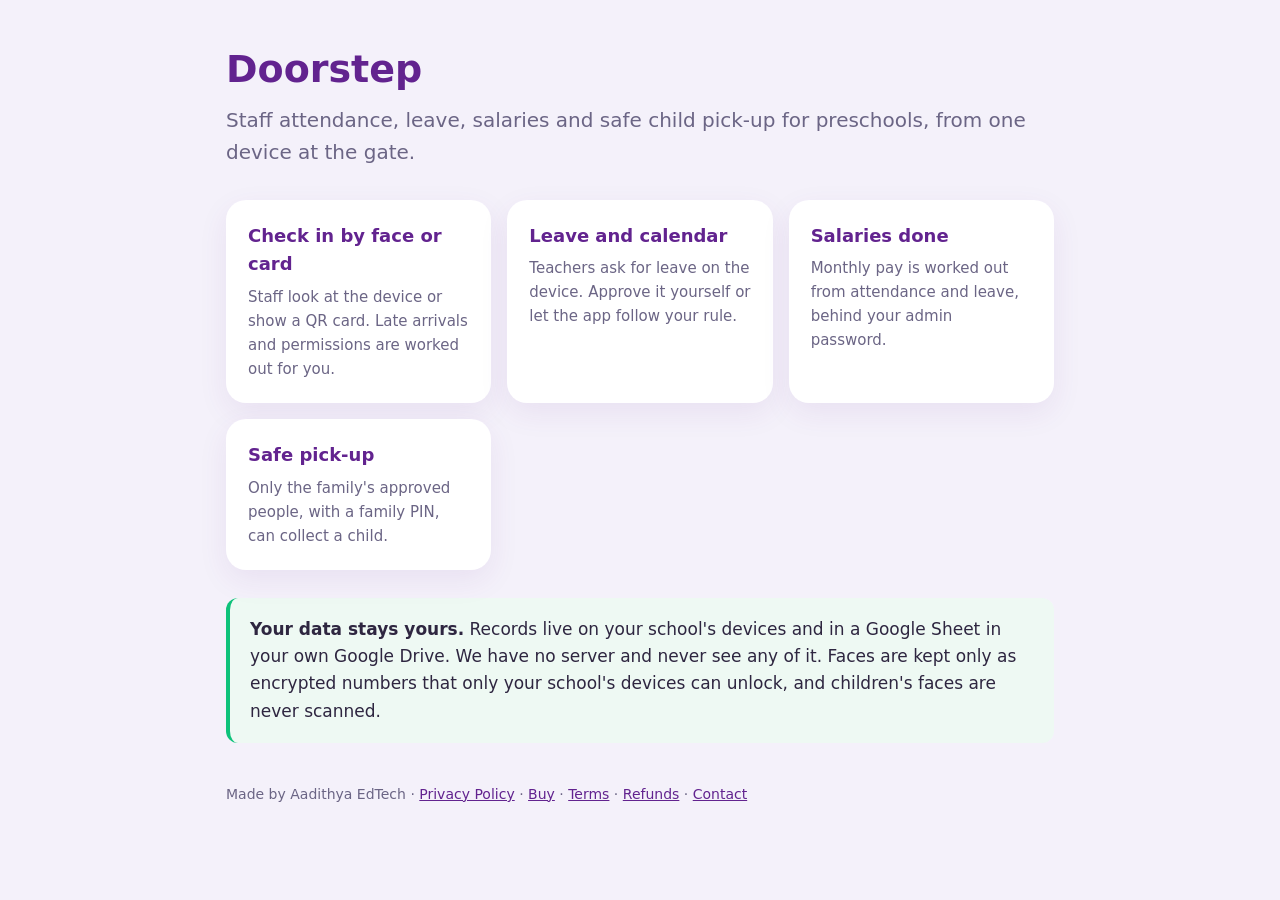
<file: index.html>
<!doctype html>
<html lang="en">
<head>
<meta charset="utf-8">
<meta name="viewport" content="width=device-width, initial-scale=1">
<title>Doorstep</title>
<meta name="description" content="Staff attendance, leave, salaries and safe child pick-up for preschools, from one device at the gate.">
<style>
  :root { --purple:#62238F; --green:#0EC27A; --ink:#2E2640; --muted:#6B6585; --bg:#F4F1FA; --card:#FFFFFF; }
  * { box-sizing:border-box; }
  body { margin:0; background:var(--bg); color:var(--ink); font:17px/1.6 system-ui,-apple-system,"Segoe UI",Roboto,sans-serif; }
  main { max-width:860px; margin:0 auto; padding:48px 16px 64px; }
  h1 { color:var(--purple); font-size:38px; line-height:1.15; margin:0 0 12px; }
  .lead { font-size:20px; color:var(--muted); margin:0 0 32px; }
  .grid { display:grid; grid-template-columns:repeat(auto-fit,minmax(240px,1fr)); gap:16px; }
  .card { background:var(--card); border-radius:20px; padding:22px; box-shadow:0 10px 30px rgba(98,35,143,.08); }
  .card h2 { font-size:18px; margin:0 0 6px; color:var(--purple); }
  .card p { margin:0; color:var(--muted); font-size:15px; }
  .private { margin-top:28px; background:#EEF9F3; border-left:4px solid var(--green); border-radius:12px; padding:18px 20px; }
  footer { margin-top:40px; color:var(--muted); font-size:14px; }
  a { color:var(--purple); }
</style>
</head>
<body>
<main>
  <h1>Doorstep</h1>
  <p class="lead">Staff attendance, leave, salaries and safe child pick-up for preschools, from one device at the gate.</p>

  <div class="grid">
    <div class="card"><h2>Check in by face or card</h2><p>Staff look at the device or show a QR card. Late arrivals and permissions are worked out for you.</p></div>
    <div class="card"><h2>Leave and calendar</h2><p>Teachers ask for leave on the device. Approve it yourself or let the app follow your rule.</p></div>
    <div class="card"><h2>Salaries done</h2><p>Monthly pay is worked out from attendance and leave, behind your admin password.</p></div>
    <div class="card"><h2>Safe pick-up</h2><p>Only the family's approved people, with a family PIN, can collect a child.</p></div>
  </div>

  <div class="private">
    <strong>Your data stays yours.</strong> Records live on your school's devices and in a Google Sheet in your own
    Google Drive. We have no server and never see any of it. Faces are kept only as encrypted numbers that only your school's devices can unlock, and children's faces are
    never scanned.
  </div>

  <footer>
    Made by Aadithya EdTech · <a href="privacy.html">Privacy Policy</a> · <a href="buy.html">Buy</a> · <a href="terms.html">Terms</a> · <a href="refunds.html">Refunds</a> · <a href="contact.html">Contact</a>
  </footer>
</main>
</body>
</html>
</file>
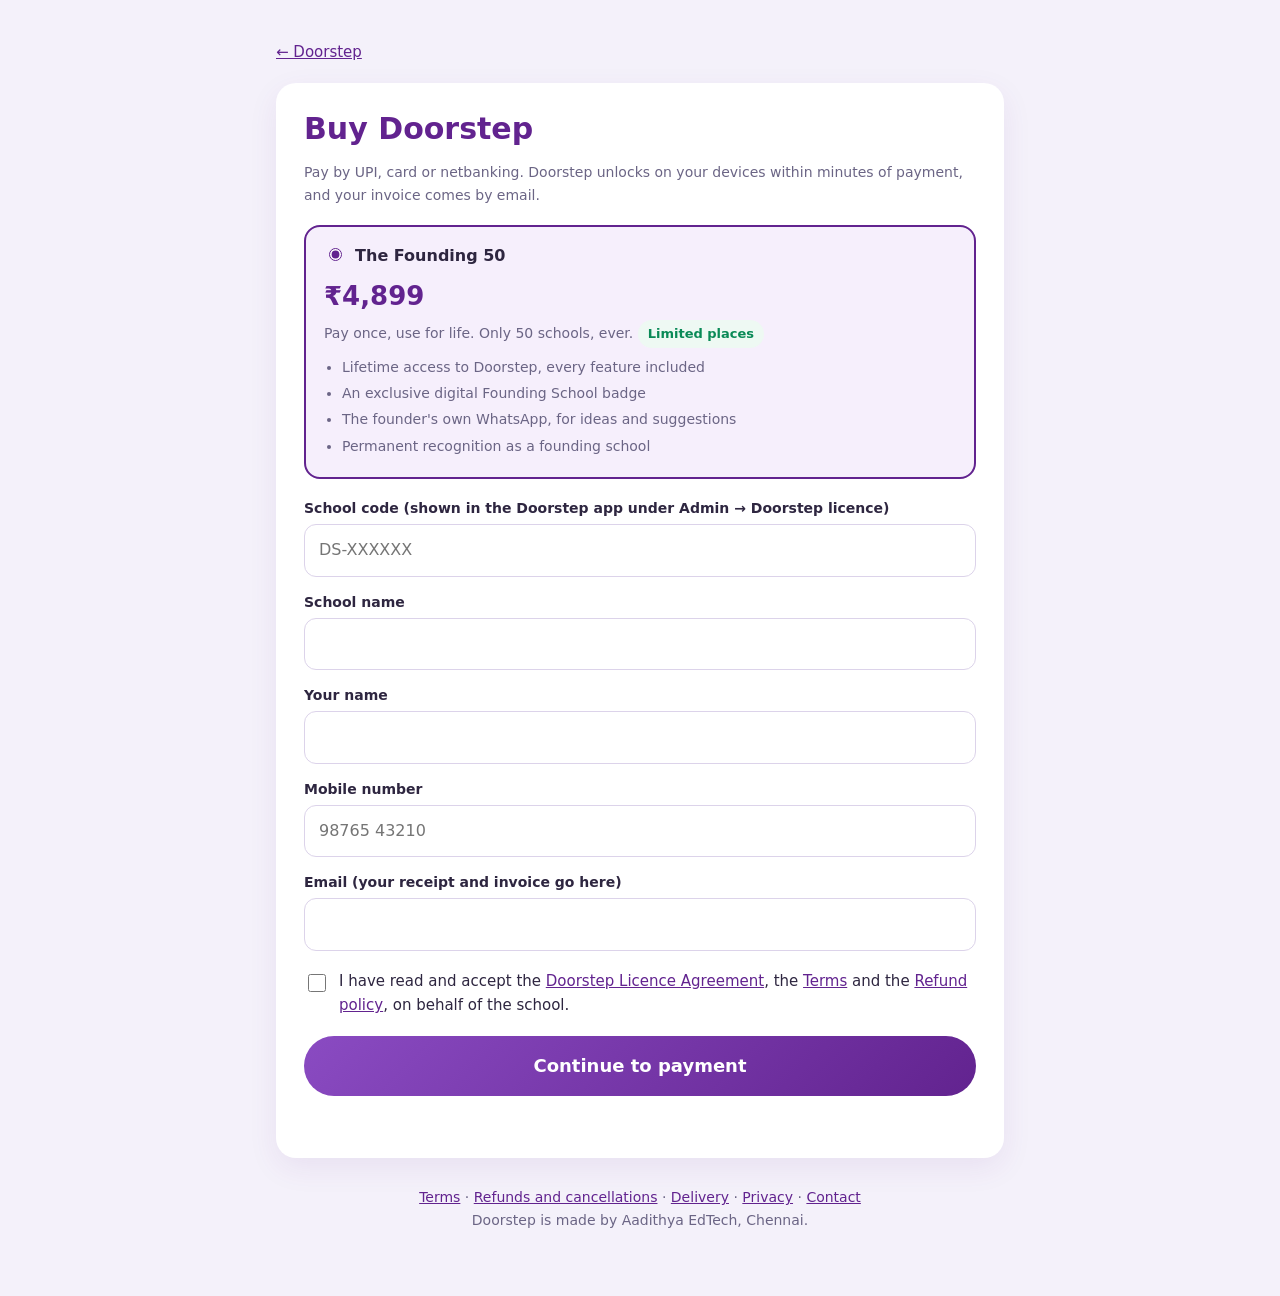
<file: buy.html>
<!doctype html>
<html lang="en">
<head>
<meta charset="utf-8">
<meta name="viewport" content="width=device-width, initial-scale=1">
<title>Buy Doorstep</title>
<link rel="stylesheet" href="site.css">
</head>
<body>
<main>
<nav class="top"><a href="index.html">← Doorstep</a></nav>
<div class="card">
<h1>Buy Doorstep</h1>
<p class="muted">Pay by UPI, card or netbanking. Doorstep unlocks on your devices within minutes of payment, and your invoice comes by email.</p>

<form id="f" novalidate>
  <div class="plans">
    <label class="plan on" id="pl-life">
      <input type="radio" name="plan" value="lifetime" checked> <strong>The Founding 50</strong>
      <div class="price">₹4,899</div>
      <div class="muted">Pay once, use for life. Only 50 schools, ever. <span class="badge" id="left">Places left: …</span></div>
      <ul class="muted" style="margin:8px 0 0 18px;padding:0;line-height:1.6"><li>Lifetime access to Doorstep, every feature included</li><li>An exclusive digital Founding School badge</li><li>The founder's own WhatsApp, for ideas and suggestions</li><li>Permanent recognition as a founding school</li></ul>
    </label>
    <label class="plan" id="pl-month" hidden>
      <input type="radio" name="plan" value="monthly"> <strong>Monthly</strong>
      <div class="price">₹599<span style="font-size:15px;font-weight:600"> / month</span></div>
      <div class="muted">Renews every month by itself. Stop any time.</div>
    </label>
  </div>

  <label class="f" for="school">School code (shown in the Doorstep app under Admin → Doorstep licence)</label>
  <input class="t" id="school" placeholder="DS-XXXXXX" autocomplete="off" style="text-transform:uppercase">
  <label class="f" for="name">School name</label>
  <input class="t" id="name" autocomplete="organization">
  <label class="f" for="person">Your name</label>
  <input class="t" id="person" autocomplete="name">
  <label class="f" for="phone">Mobile number</label>
  <input class="t" id="phone" type="tel" autocomplete="tel" placeholder="98765 43210">
  <label class="f" for="email">Email (your receipt and invoice go here)</label>
  <input class="t" id="email" type="email" autocomplete="email">

  <label class="agree"><input type="checkbox" id="agree">
    <span>I have read and accept the <a href="agreement.pdf" target="_blank">Doorstep Licence Agreement</a>,
    the <a href="terms.html" target="_blank">Terms</a> and the <a href="refunds.html" target="_blank">Refund policy</a>,
    on behalf of the school.</span></label>

  <button class="pay" id="go" type="submit">Continue to payment</button>
  <div class="err" id="err"></div>
</form>
<div id="sent" hidden style="text-align:center">
  <div style="font-size:50px">📨</div>
  <h2 style="margin-top:6px">Order <span id="ord"></span> received</h2>
  <p>One last step: send it to us on WhatsApp. We'll reply with payment details, and Doorstep unlocks once your payment is confirmed.</p>
  <p><a id="wa" class="pay" style="display:inline-block;text-decoration:none;width:auto;padding:14px 28px" href="#">Send on WhatsApp</a></p>
  <p class="muted">WhatsApp didn't open? Message <a href="https://wa.me/919003288176">+91 90032 88176</a> with your order number and school code.</p>
</div>
</div>
<footer><a href="terms.html">Terms</a> · <a href="refunds.html">Refunds and cancellations</a> · <a href="delivery.html">Delivery</a> ·
  <a href="privacy.html">Privacy</a> · <a href="contact.html">Contact</a><br>Doorstep is made by Aadithya EdTech, Chennai.</footer>
</main>
<script>
const DESK = 'https://script.google.com/macros/s/AKfycbw2qhGisIwpli_U6-wiajDFERfCqtKPxKRUWAsf1uHsY8oHe9BPFN1tfbQ6drJfOmki/exec';
const $ = id => document.getElementById(id);
const q = new URLSearchParams(location.search);
if (q.get('school')) $('school').value = q.get('school').toUpperCase();
if (q.get('name')) $('name').value = q.get('name');

function paint() {
  document.querySelectorAll('.plan').forEach(p => p.classList.toggle('on', p.querySelector('input').checked));
}
document.querySelectorAll('input[name=plan]').forEach(r => r.addEventListener('change', paint));
paint();

fetch(DESK + '?action=offer').then(r => r.json()).then(o => {
  if (!o.ok) return;
  $('left').textContent = 'Places left: ' + o.foundingLeft;
  if (o.foundingLeft <= 0) {
    $('pl-month').hidden = false;
    const life = document.querySelector('input[value=lifetime]');
    life.disabled = true; $('pl-life').classList.add('off');
    document.querySelector('input[value=monthly]').checked = true; paint();
  }
}).catch(() => { $('left').textContent = 'Limited places'; });

$('f').addEventListener('submit', async e => {
  e.preventDefault();
  $('err').textContent = '';
  const v = id => $(id).value.trim();
  const school = v('school').toUpperCase();
  if (!/^DS-[A-Z0-9]{4,8}$/.test(school)) return $('err').textContent = 'Enter the school code from the app, like DS-7K3P2Q.';
  if (!v('name') || !v('person')) return $('err').textContent = 'Please fill in the school name and your name.';
  if (v('phone').replace(/\D/g, '').length < 10) return $('err').textContent = 'Please enter a 10-digit mobile number.';
  if (!/^[^@\s]+@[^@\s]+\.[^@\s]+$/.test(v('email'))) return $('err').textContent = 'Please enter a valid email.';
  if (!$('agree').checked) return $('err').textContent = 'Please tick the box to accept the agreement.';
  const p = new URLSearchParams({ action: 'buy', school, name: v('name'), person: v('person'), phone: v('phone'),
    email: v('email'), plan: document.querySelector('input[name=plan]:checked').value, agree: 'yes' });
  $('go').disabled = true; $('go').textContent = 'One moment…';
  try {
    const o = await (await fetch(DESK + '?' + p)).json();
    if (!o.ok) throw new Error(o.error || 'Something went wrong.');
    if (o.manual) {
      $('f').hidden = true; $('sent').hidden = false;
      $('ord').textContent = o.order; $('wa').href = o.wa;
      window.scrollTo(0, 0);
      location.href = o.wa;
      return;
    }
    location.href = o.pay;
  } catch (err) {
    $('err').textContent = err.message.startsWith('Razorpay') || err.message.includes('not set up')
      ? 'Payments are being set up. Please try again later, or contact us.' : err.message;
    $('go').disabled = false; $('go').textContent = 'Continue to payment';
  }
});
</script>
</body>
</html>
</file>
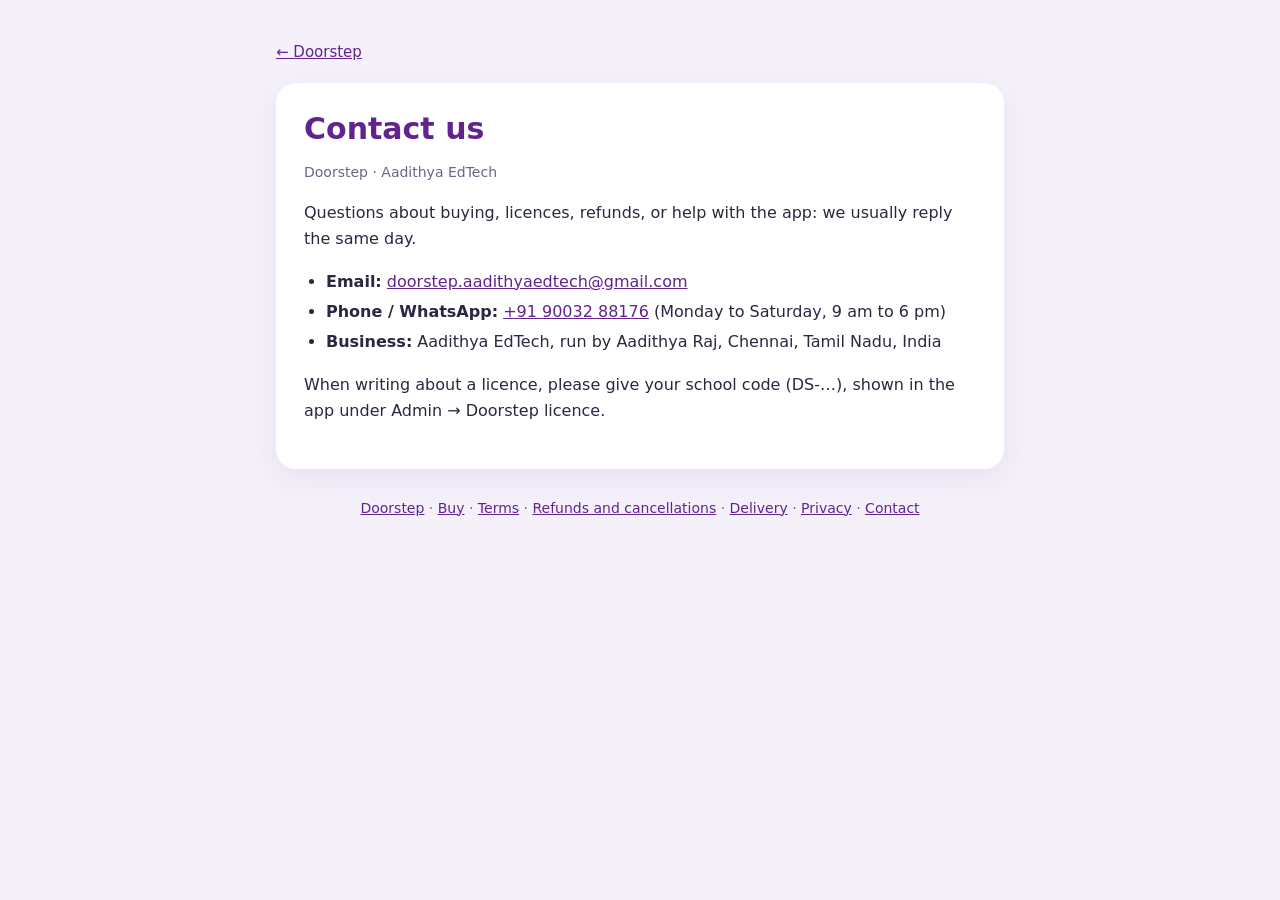
<file: contact.html>
<!doctype html>
<html lang="en">
<head>
<meta charset="utf-8">
<meta name="viewport" content="width=device-width, initial-scale=1">
<title>Contact · Doorstep</title>
<link rel="stylesheet" href="site.css">
</head>
<body>
<main>
<nav class="top"><a href="index.html">← Doorstep</a></nav>
<div class="card">
<h1>Contact us</h1>
<p class="muted">Doorstep · Aadithya EdTech</p>
<p>Questions about buying, licences, refunds, or help with the app: we usually reply the same day.</p>
<ul><li><strong>Email:</strong> <a href="mailto:doorstep.aadithyaedtech@gmail.com">doorstep.aadithyaedtech@gmail.com</a></li>
<li><strong>Phone / WhatsApp:</strong> <a href="tel:+919003288176">+91 90032 88176</a> (Monday to Saturday, 9 am to 6 pm)</li>
<li><strong>Business:</strong> Aadithya EdTech, run by Aadithya Raj, Chennai, Tamil Nadu, India</li></ul>
<p>When writing about a licence, please give your school code (DS-…), shown in the app under Admin → Doorstep licence.</p>
</div>
<footer><a href="index.html">Doorstep</a> · <a href="buy.html">Buy</a> · <a href="terms.html">Terms</a> · <a href="refunds.html">Refunds and cancellations</a> · <a href="delivery.html">Delivery</a> · <a href="privacy.html">Privacy</a> · <a href="contact.html">Contact</a></footer>
</main>
</body>
</html>
</file>
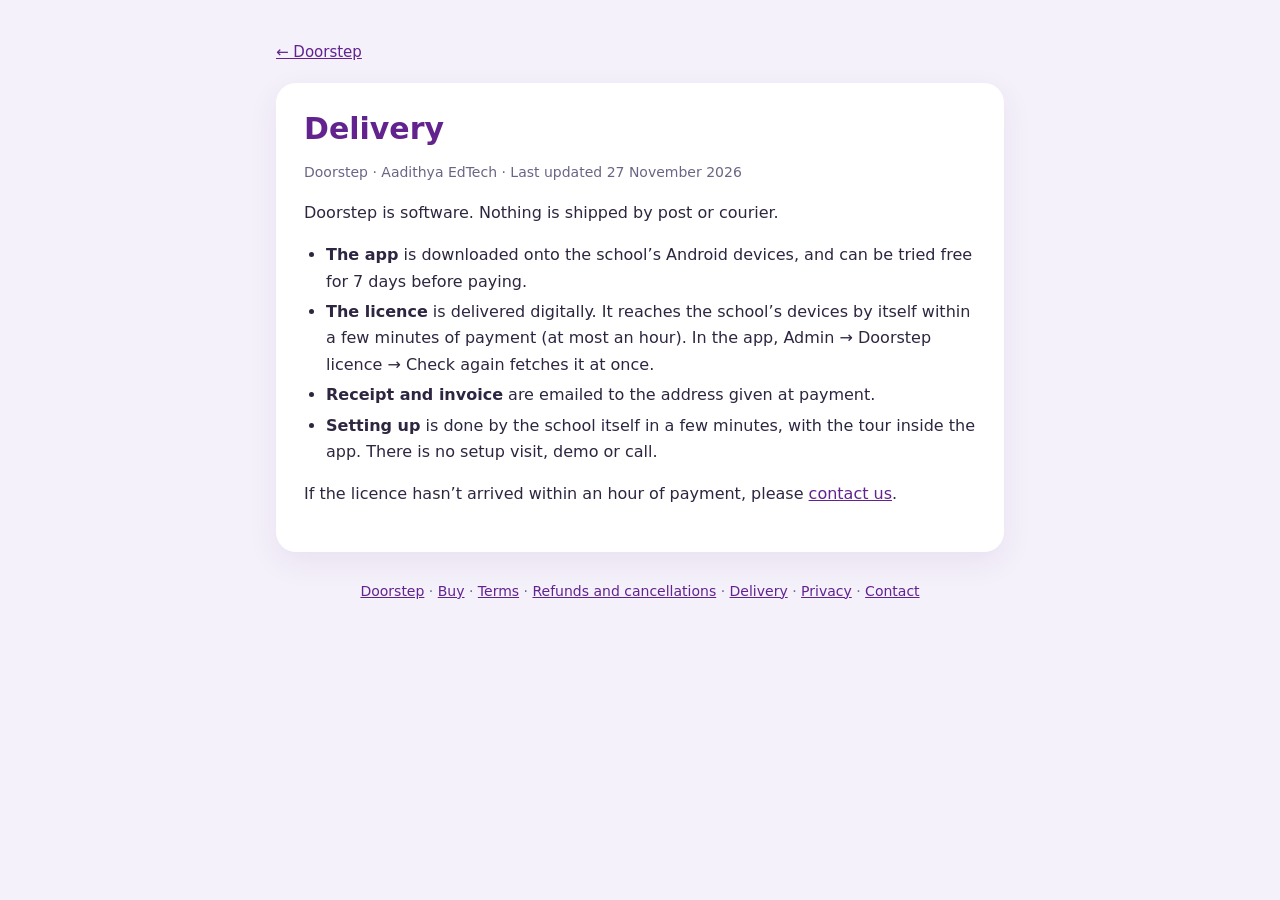
<file: delivery.html>
<!doctype html>
<html lang="en">
<head>
<meta charset="utf-8">
<meta name="viewport" content="width=device-width, initial-scale=1">
<title>Delivery · Doorstep</title>
<link rel="stylesheet" href="site.css">
</head>
<body>
<main>
<nav class="top"><a href="index.html">← Doorstep</a></nav>
<div class="card">
<h1>Delivery</h1>
<p class="muted">Doorstep · Aadithya EdTech · Last updated 27 November 2026</p>
<p>Doorstep is software. Nothing is shipped by post or courier.</p>
<ul><li><strong>The app</strong> is downloaded onto the school’s Android devices, and can be tried free for 7 days before paying.</li>
<li><strong>The licence</strong> is delivered digitally. It reaches the school’s devices by itself within a few minutes of payment (at most an hour). In the app, Admin → Doorstep licence → Check again fetches it at once.</li>
<li><strong>Receipt and invoice</strong> are emailed to the address given at payment.</li>
<li><strong>Setting up</strong> is done by the school itself in a few minutes, with the tour inside the app. There is no setup visit, demo or call.</li></ul>
<p>If the licence hasn’t arrived within an hour of payment, please <a href="contact.html">contact us</a>.</p>
</div>
<footer><a href="index.html">Doorstep</a> · <a href="buy.html">Buy</a> · <a href="terms.html">Terms</a> · <a href="refunds.html">Refunds and cancellations</a> · <a href="delivery.html">Delivery</a> · <a href="privacy.html">Privacy</a> · <a href="contact.html">Contact</a></footer>
</main>
</body>
</html>
</file>
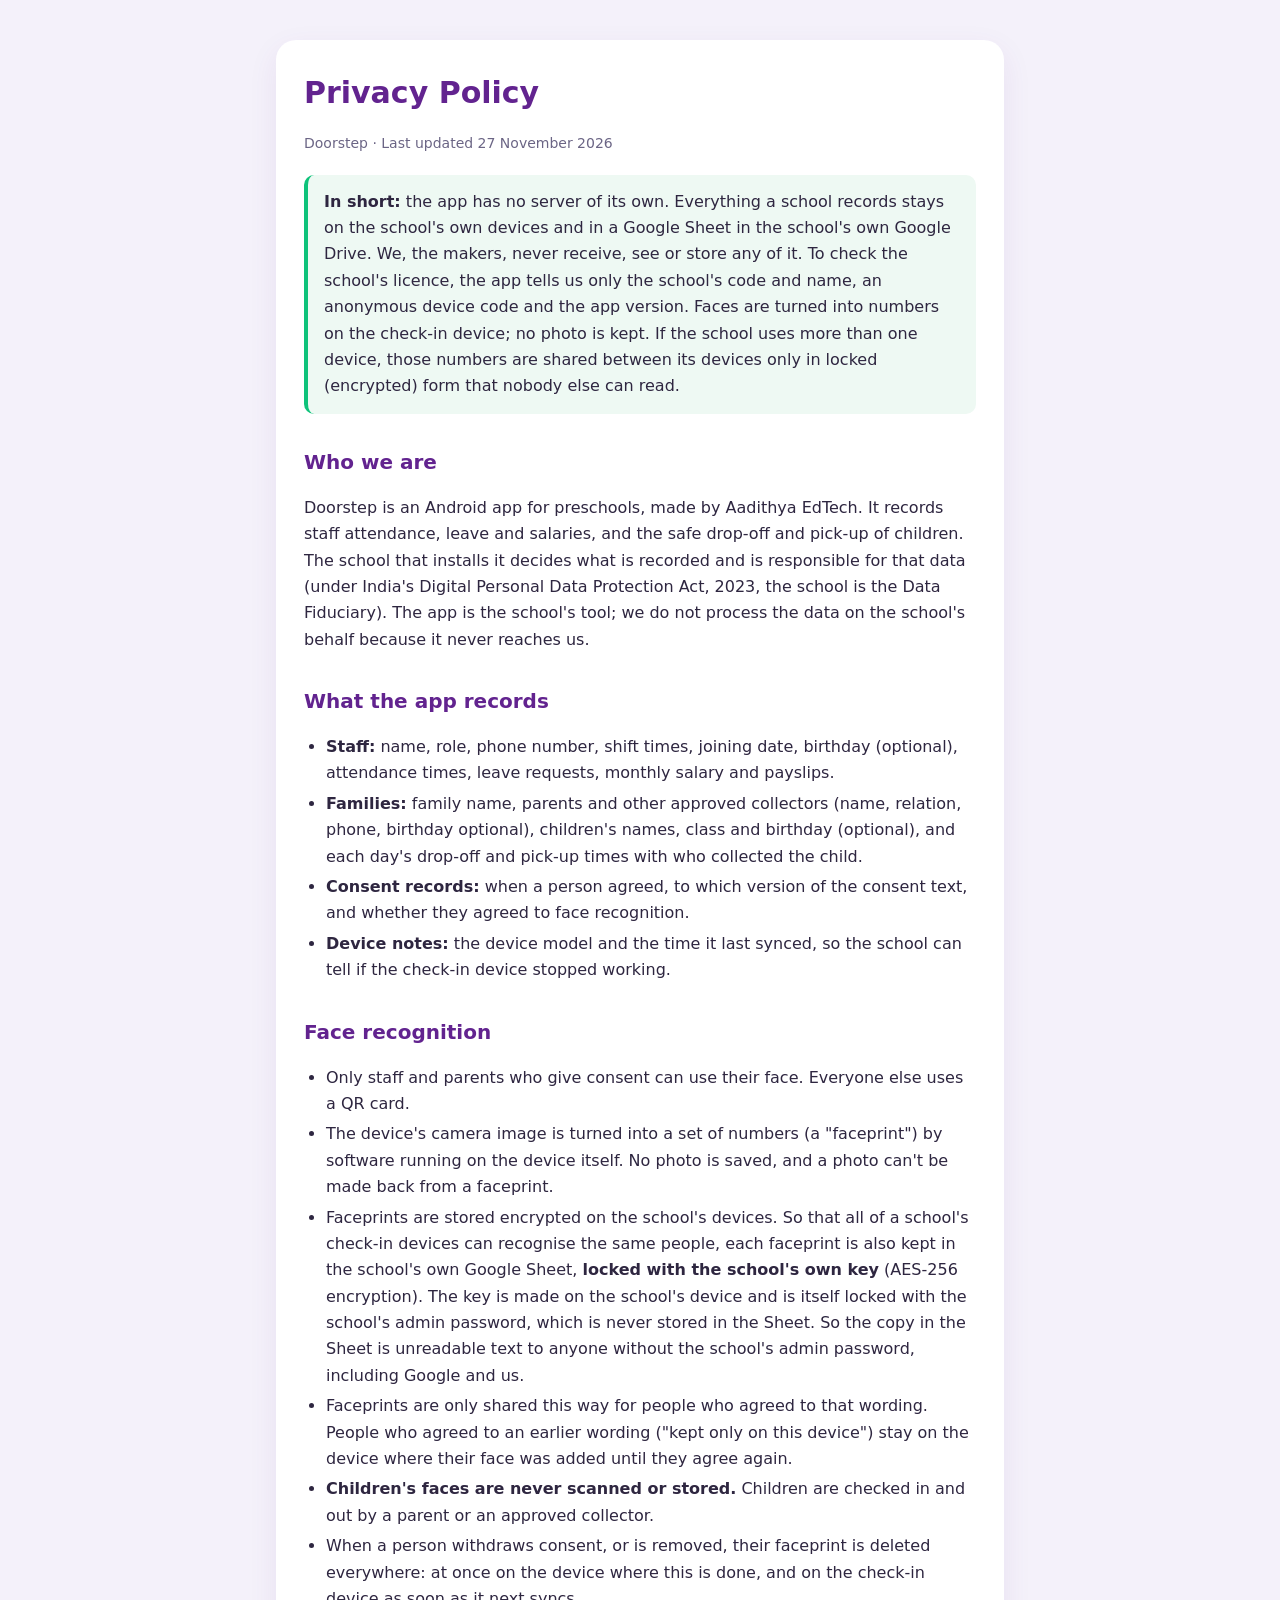
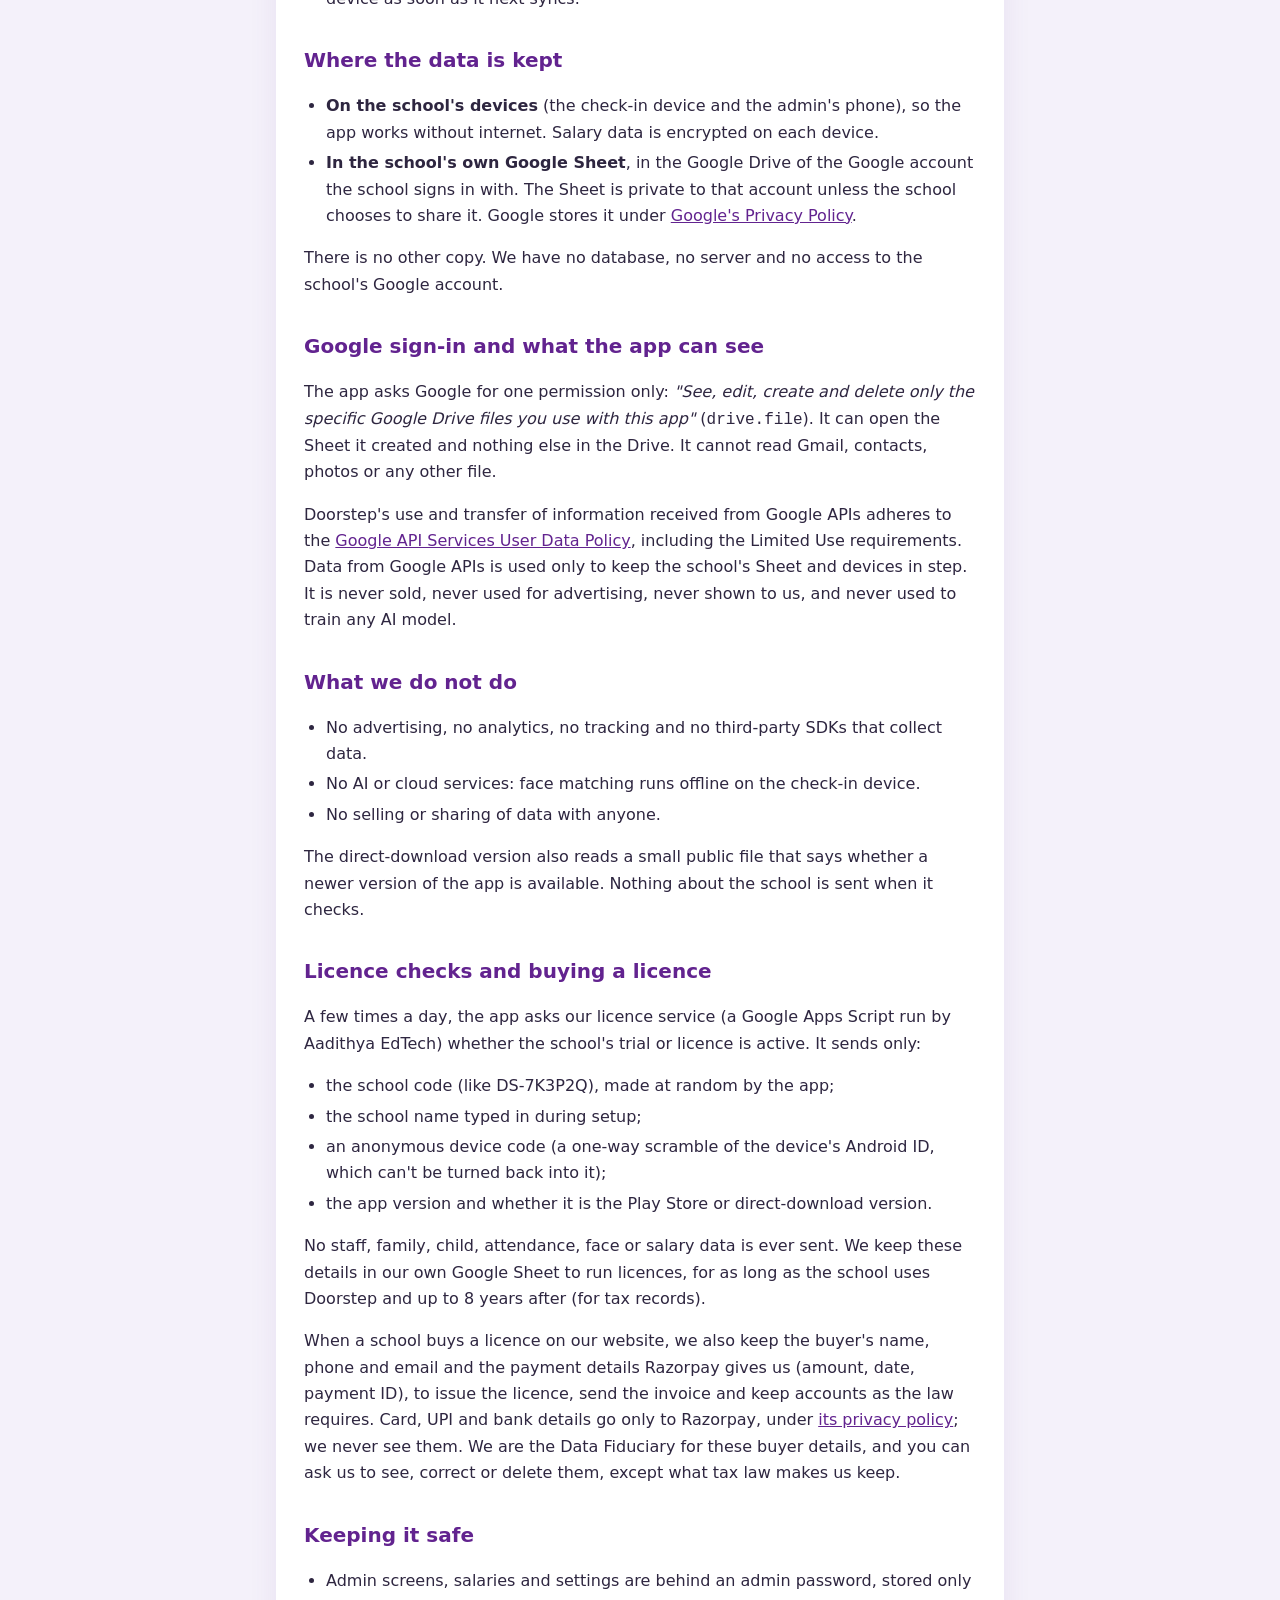
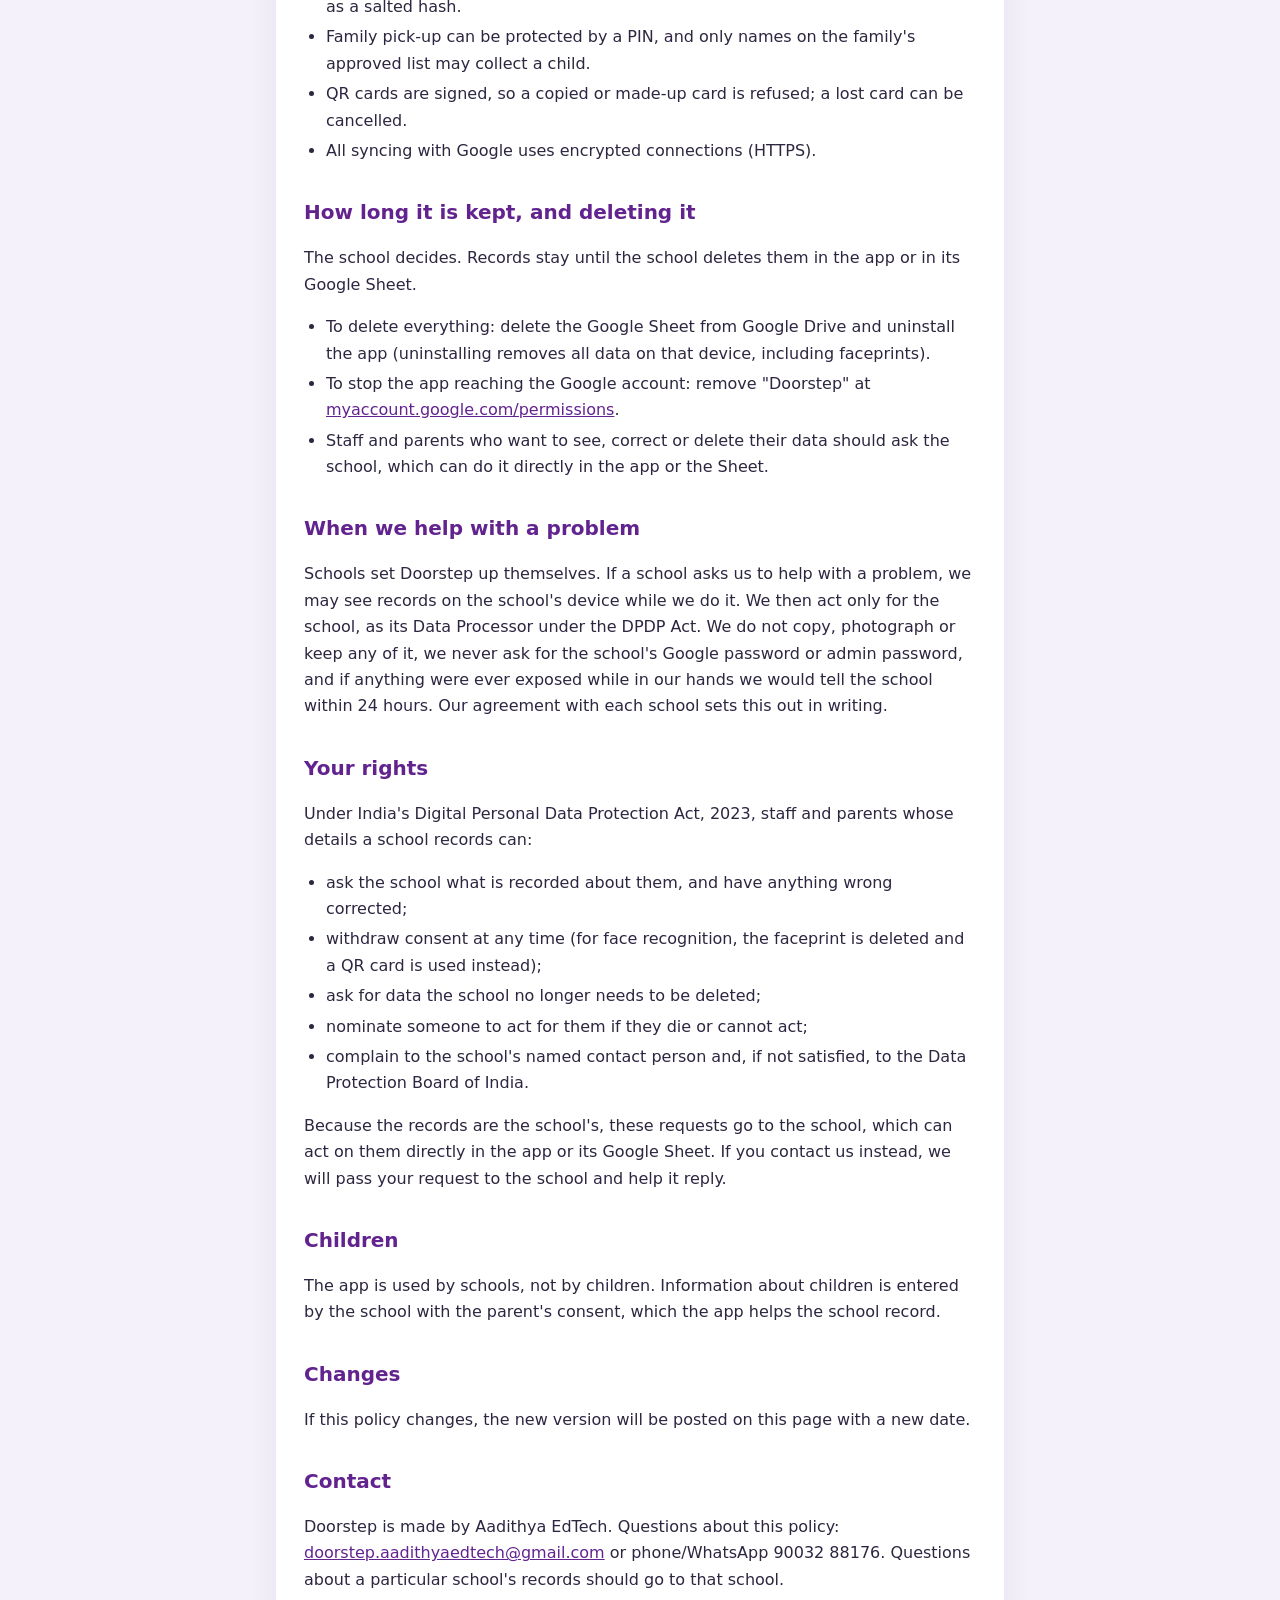
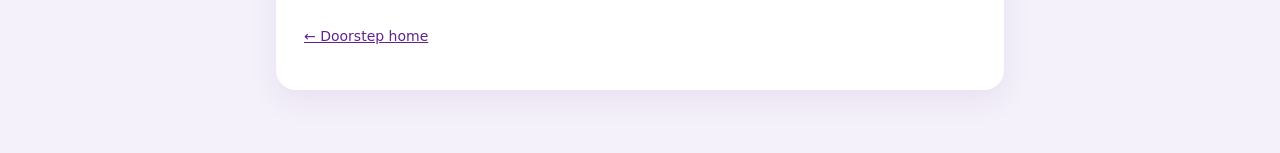
<file: privacy.html>
<!doctype html>
<html lang="en">
<head>
<meta charset="utf-8">
<meta name="viewport" content="width=device-width, initial-scale=1">
<title>Privacy Policy · Doorstep</title>
<style>
  :root { --purple:#62238F; --green:#0EC27A; --ink:#2E2640; --muted:#6B6585; --bg:#F4F1FA; --card:#FFFFFF; }
  * { box-sizing:border-box; }
  body { margin:0; background:var(--bg); color:var(--ink); font:16px/1.65 system-ui,-apple-system,"Segoe UI",Roboto,sans-serif; }
  main { max-width:760px; margin:0 auto; padding:40px 16px 64px; }
  .card { background:var(--card); border-radius:20px; padding:28px; box-shadow:0 10px 30px rgba(98,35,143,.08); }
  h1 { color:var(--purple); font-size:30px; margin:0 0 4px; }
  h2 { color:var(--purple); font-size:20px; margin:32px 0 8px; }
  .muted { color:var(--muted); font-size:14px; }
  .key { background:#EEF9F3; border-left:4px solid var(--green); padding:14px 16px; border-radius:10px; margin:20px 0; }
  a { color:var(--purple); }
  ul { padding-left:22px; }
  li { margin:4px 0; }
</style>
</head>
<body>
<main>
<div class="card">
<h1>Privacy Policy</h1>
<p class="muted">Doorstep · Last updated 27 November 2026</p>

<div class="key">
<strong>In short:</strong> the app has no server of its own. Everything a school records stays on the school's own
devices and in a Google Sheet in the school's own Google Drive. We, the makers, never receive, see or store any of it. To check the school's licence, the app tells us only the school's code and name, an anonymous device code and the app version.
Faces are turned into numbers on the check-in device; no photo is kept. If the school uses more than one device, those numbers are shared between its devices only in locked (encrypted) form that nobody else can read.
</div>

<h2>Who we are</h2>
<p>Doorstep is an Android app for preschools, made by Aadithya EdTech. It records staff attendance, leave and
salaries, and the safe drop-off and pick-up of children. The school that installs it decides what is recorded and
is responsible for that data (under India's Digital Personal Data Protection Act, 2023, the school is the
Data Fiduciary). The app is the school's tool; we do not process the data on the school's behalf because it never
reaches us.</p>

<h2>What the app records</h2>
<ul>
  <li><strong>Staff:</strong> name, role, phone number, shift times, joining date, birthday (optional), attendance
    times, leave requests, monthly salary and payslips.</li>
  <li><strong>Families:</strong> family name, parents and other approved collectors (name, relation, phone,
    birthday optional), children's names, class and birthday (optional), and each day's drop-off and pick-up times
    with who collected the child.</li>
  <li><strong>Consent records:</strong> when a person agreed, to which version of the consent text, and whether they
    agreed to face recognition.</li>
  <li><strong>Device notes:</strong> the device model and the time it last synced, so the school can tell if the
    check-in device stopped working.</li>
</ul>

<h2>Face recognition</h2>
<ul>
  <li>Only staff and parents who give consent can use their face. Everyone else uses a QR card.</li>
  <li>The device's camera image is turned into a set of numbers (a "faceprint") by software running on the device
    itself. No photo is saved, and a photo can't be made back from a faceprint.</li>
  <li>Faceprints are stored encrypted on the school's devices. So that all of a school's check-in devices can
    recognise the same people, each faceprint is also kept in the school's own Google Sheet, <strong>locked with the
    school's own key</strong> (AES-256 encryption). The key is made on the school's device and is itself locked with
    the school's admin password, which is never stored in the Sheet. So the copy in the Sheet is unreadable text to
    anyone without the school's admin password, including Google and us.</li>
  <li>Faceprints are only shared this way for people who agreed to that wording. People who agreed to an earlier
    wording ("kept only on this device") stay on the device where their face was added until they agree again.</li>
  <li><strong>Children's faces are never scanned or stored.</strong> Children are checked in and out by a parent or
    an approved collector.</li>
  <li>When a person withdraws consent, or is removed, their faceprint is deleted everywhere: at once on the device where this is
    done, and on the check-in device as soon as it next syncs.</li>
</ul>

<h2>Where the data is kept</h2>
<ul>
  <li><strong>On the school's devices</strong> (the check-in device and the admin's phone), so the app works without
    internet. Salary data is encrypted on each device.</li>
  <li><strong>In the school's own Google Sheet</strong>, in the Google Drive of the Google account the school signs
    in with. The Sheet is private to that account unless the school chooses to share it. Google stores it under
    <a href="https://policies.google.com/privacy">Google's Privacy Policy</a>.</li>
</ul>
<p>There is no other copy. We have no database, no server and no access to the school's Google account.</p>

<h2>Google sign-in and what the app can see</h2>
<p>The app asks Google for one permission only: <em>"See, edit, create and delete only the specific Google Drive
files you use with this app"</em> (<code>drive.file</code>). It can open the Sheet it created and nothing else in
the Drive. It cannot read Gmail, contacts, photos or any other file.</p>
<p>Doorstep's use and transfer of information received from Google APIs adheres to the
<a href="https://developers.google.com/terms/api-services-user-data-policy">Google API Services User Data Policy</a>,
including the Limited Use requirements. Data from Google APIs is used only to keep the school's Sheet and devices
in step. It is never sold, never used for advertising, never shown to us, and never used to train any AI model.</p>

<h2>What we do not do</h2>
<ul>
  <li>No advertising, no analytics, no tracking and no third-party SDKs that collect data.</li>
  <li>No AI or cloud services: face matching runs offline on the check-in device.</li>
  <li>No selling or sharing of data with anyone.</li>
</ul>
<p>The direct-download version also reads a small public file that says whether a newer version of the app
is available. Nothing about the school is sent when it checks.</p>

<h2>Licence checks and buying a licence</h2>
<p>A few times a day, the app asks our licence service (a Google Apps Script run by Aadithya EdTech) whether the
school's trial or licence is active. It sends only:</p>
<ul>
  <li>the school code (like DS-7K3P2Q), made at random by the app;</li>
  <li>the school name typed in during setup;</li>
  <li>an anonymous device code (a one-way scramble of the device's Android ID, which can't be turned back into it);</li>
  <li>the app version and whether it is the Play Store or direct-download version.</li>
</ul>
<p>No staff, family, child, attendance, face or salary data is ever sent. We keep these details in our own Google
Sheet to run licences, for as long as the school uses Doorstep and up to 8 years after (for tax records).</p>
<p>When a school buys a licence on our website, we also keep the buyer's name, phone and email and the payment
details Razorpay gives us (amount, date, payment ID), to issue the licence, send the invoice and keep accounts as
the law requires. Card, UPI and bank details go only to Razorpay, under
<a href="https://razorpay.com/privacy/">its privacy policy</a>; we never see them. We are the Data Fiduciary for
these buyer details, and you can ask us to see, correct or delete them, except what tax law makes us keep.</p>

<h2>Keeping it safe</h2>
<ul>
  <li>Admin screens, salaries and settings are behind an admin password, stored only as a salted hash.</li>
  <li>Family pick-up can be protected by a PIN, and only names on the family's approved list may collect a child.</li>
  <li>QR cards are signed, so a copied or made-up card is refused; a lost card can be cancelled.</li>
  <li>All syncing with Google uses encrypted connections (HTTPS).</li>
</ul>

<h2>How long it is kept, and deleting it</h2>
<p>The school decides. Records stay until the school deletes them in the app or in its Google Sheet.</p>
<ul>
  <li>To delete everything: delete the Google Sheet from Google Drive and uninstall the app (uninstalling removes
    all data on that device, including faceprints).</li>
  <li>To stop the app reaching the Google account: remove "Doorstep" at
    <a href="https://myaccount.google.com/permissions">myaccount.google.com/permissions</a>.</li>
  <li>Staff and parents who want to see, correct or delete their data should ask the school, which can do it
    directly in the app or the Sheet.</li>
</ul>

<h2>When we help with a problem</h2>
<p>Schools set Doorstep up themselves. If a school asks us to help with a problem, we may see records on the school's device
while we do it. We then act only for the school, as its Data Processor under the DPDP Act. We do not copy,
photograph or keep any of it, we never ask for the school's Google password or admin password, and if anything
were ever exposed while in our hands we would tell the school within 24 hours. Our agreement with each school
sets this out in writing.</p>

<h2>Your rights</h2>
<p>Under India's Digital Personal Data Protection Act, 2023, staff and parents whose details a school records can:</p>
<ul>
  <li>ask the school what is recorded about them, and have anything wrong corrected;</li>
  <li>withdraw consent at any time (for face recognition, the faceprint is deleted and a QR card is used instead);</li>
  <li>ask for data the school no longer needs to be deleted;</li>
  <li>nominate someone to act for them if they die or cannot act;</li>
  <li>complain to the school's named contact person and, if not satisfied, to the Data Protection Board of India.</li>
</ul>
<p>Because the records are the school's, these requests go to the school, which can act on them directly in the app or
its Google Sheet. If you contact us instead, we will pass your request to the school and help it reply.</p>

<h2>Children</h2>
<p>The app is used by schools, not by children. Information about children is entered by the school with the
parent's consent, which the app helps the school record.</p>

<h2>Changes</h2>
<p>If this policy changes, the new version will be posted on this page with a new date.</p>

<h2>Contact</h2>
<p>Doorstep is made by Aadithya EdTech. Questions about this policy: <a href="mailto:doorstep.aadithyaedtech@gmail.com">doorstep.aadithyaedtech@gmail.com</a>
or phone/WhatsApp 90032 88176.
Questions about a particular school's records should go to that school.</p>

<p class="muted" style="margin-top:32px"><a href="./">← Doorstep home</a></p>
</div>
</main>
</body>
</html>
</file>
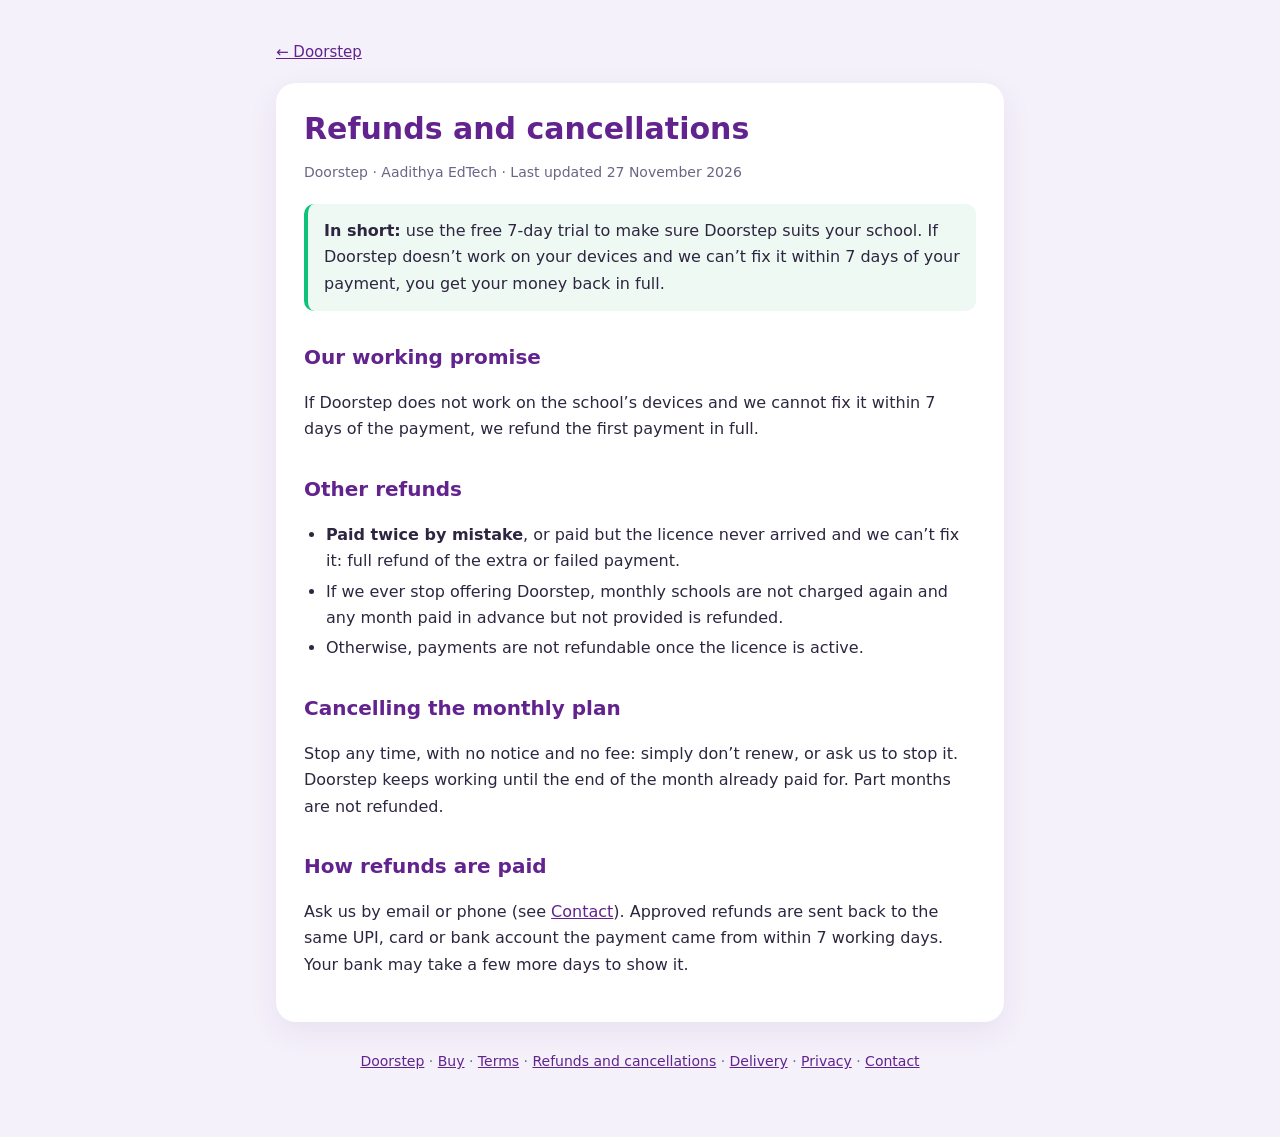
<file: refunds.html>
<!doctype html>
<html lang="en">
<head>
<meta charset="utf-8">
<meta name="viewport" content="width=device-width, initial-scale=1">
<title>Refunds and cancellations · Doorstep</title>
<link rel="stylesheet" href="site.css">
</head>
<body>
<main>
<nav class="top"><a href="index.html">← Doorstep</a></nav>
<div class="card">
<h1>Refunds and cancellations</h1>
<p class="muted">Doorstep · Aadithya EdTech · Last updated 27 November 2026</p>
<div class="key"><strong>In short:</strong> use the free 7-day trial to make sure Doorstep suits your school. If Doorstep doesn’t work on your devices and we can’t fix it within 7 days of your payment, you get your money back in full.</div>
<h2>Our working promise</h2>
<p>If Doorstep does not work on the school’s devices and we cannot fix it within 7 days of the payment, we refund the first payment in full.</p>
<h2>Other refunds</h2>
<ul><li><strong>Paid twice by mistake</strong>, or paid but the licence never arrived and we can’t fix it: full refund of the extra or failed payment.</li>
<li>If we ever stop offering Doorstep, monthly schools are not charged again and any month paid in advance but not provided is refunded.</li>
<li>Otherwise, payments are not refundable once the licence is active.</li></ul>
<h2>Cancelling the monthly plan</h2>
<p>Stop any time, with no notice and no fee: simply don’t renew, or ask us to stop it. Doorstep keeps working until the end of the month already paid for. Part months are not refunded.</p>
<h2>How refunds are paid</h2>
<p>Ask us by email or phone (see <a href="contact.html">Contact</a>). Approved refunds are sent back to the same UPI, card or bank account the payment came from within 7 working days. Your bank may take a few more days to show it.</p>
</div>
<footer><a href="index.html">Doorstep</a> · <a href="buy.html">Buy</a> · <a href="terms.html">Terms</a> · <a href="refunds.html">Refunds and cancellations</a> · <a href="delivery.html">Delivery</a> · <a href="privacy.html">Privacy</a> · <a href="contact.html">Contact</a></footer>
</main>
</body>
</html>
</file>
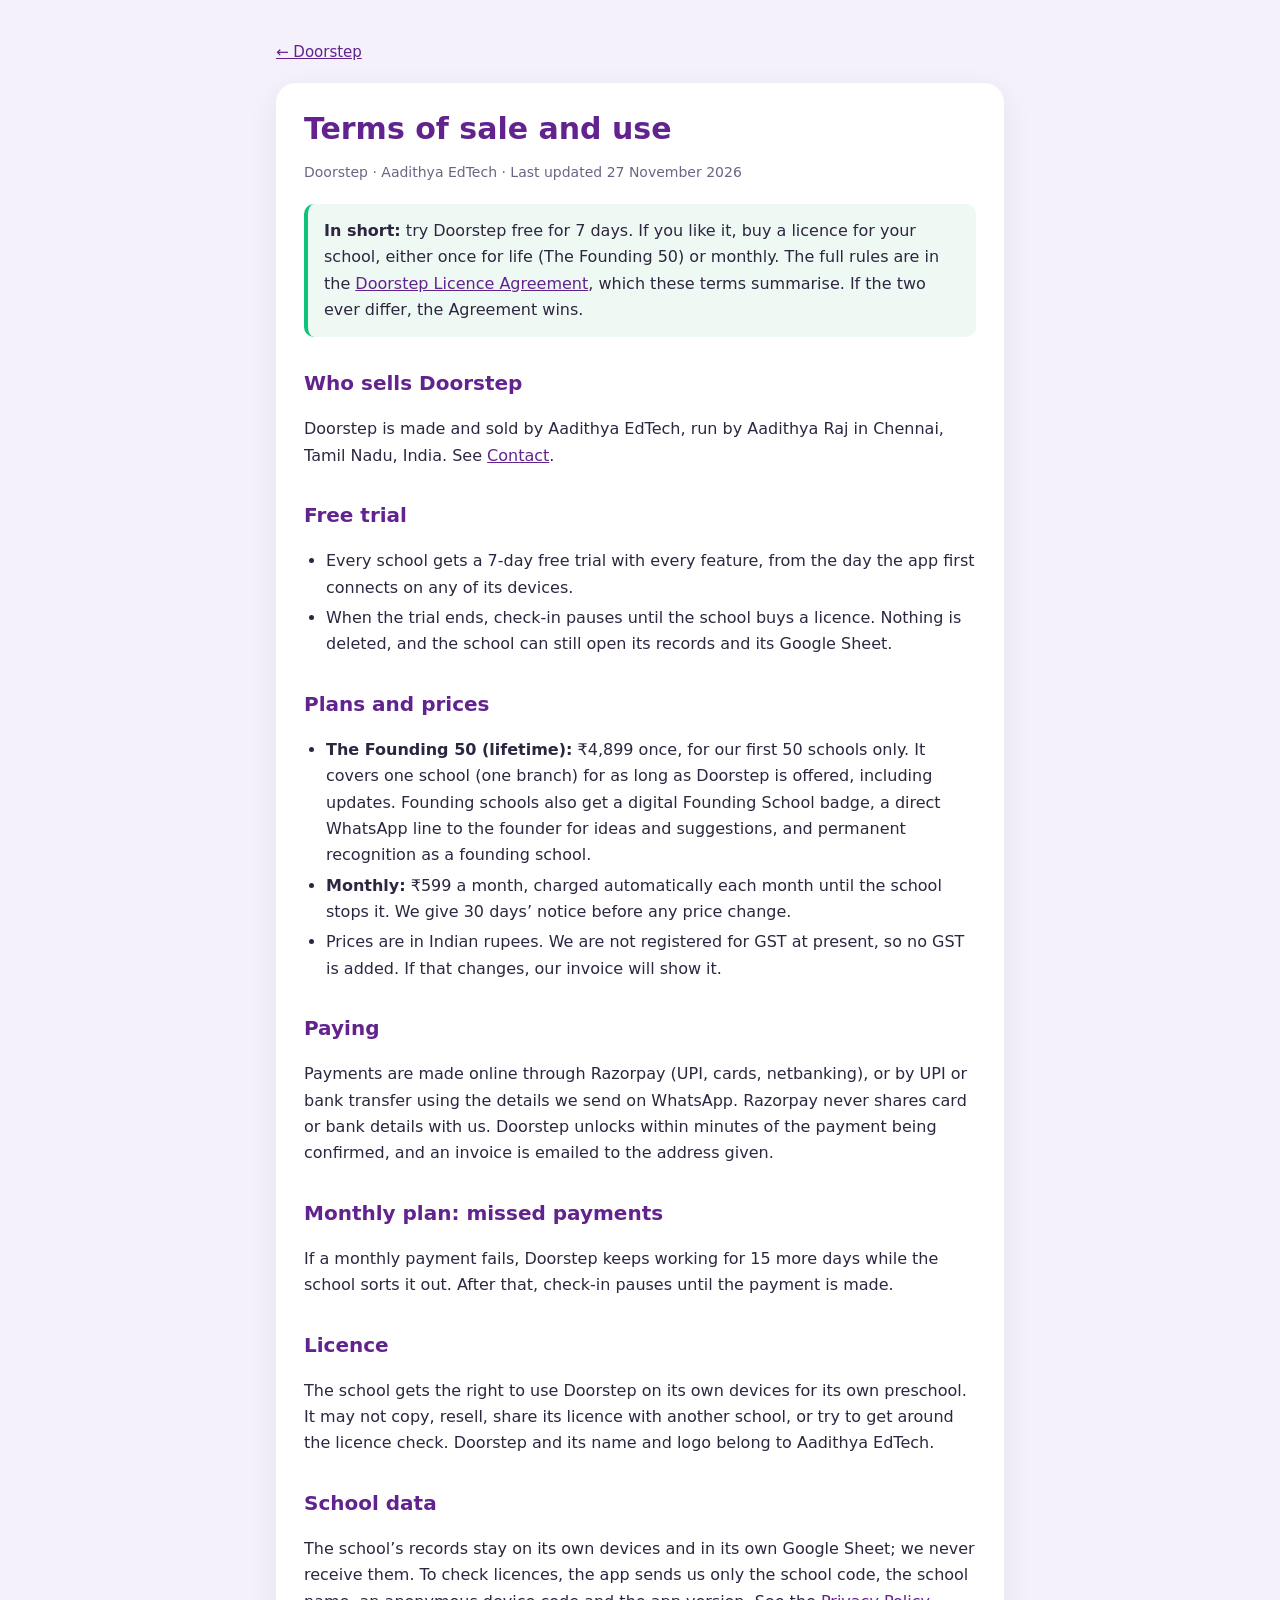
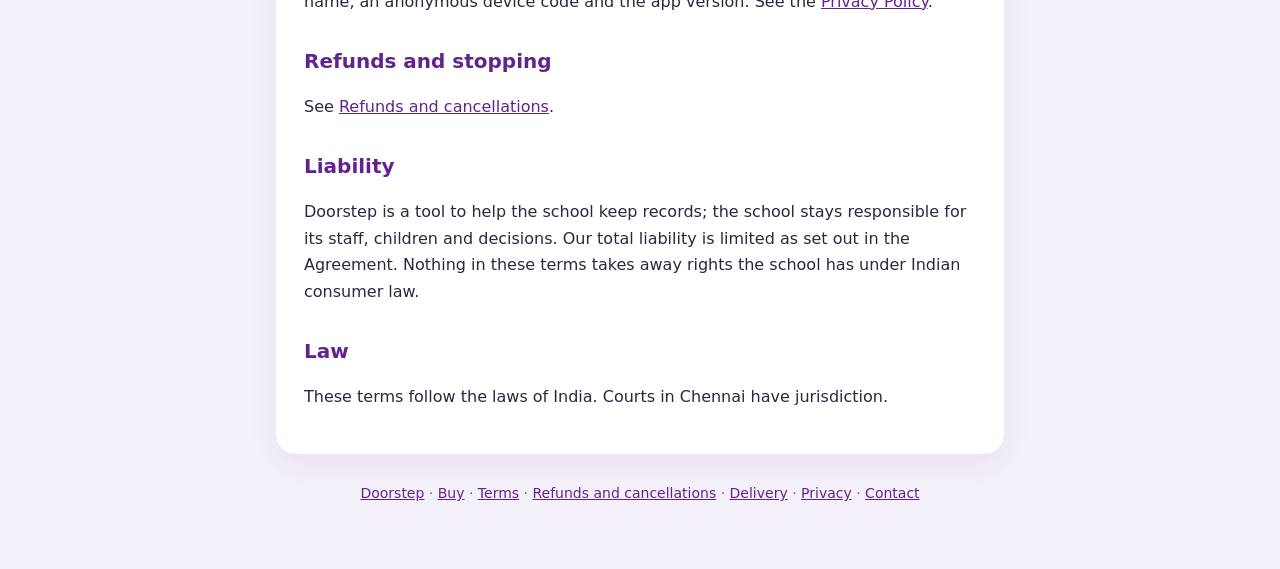
<file: terms.html>
<!doctype html>
<html lang="en">
<head>
<meta charset="utf-8">
<meta name="viewport" content="width=device-width, initial-scale=1">
<title>Terms · Doorstep</title>
<link rel="stylesheet" href="site.css">
</head>
<body>
<main>
<nav class="top"><a href="index.html">← Doorstep</a></nav>
<div class="card">
<h1>Terms of sale and use</h1>
<p class="muted">Doorstep · Aadithya EdTech · Last updated 27 November 2026</p>
<div class="key"><strong>In short:</strong> try Doorstep free for 7 days. If you like it, buy a licence for your school, either once for life (The Founding 50) or monthly. The full rules are in the <a href="agreement.pdf">Doorstep Licence Agreement</a>, which these terms summarise. If the two ever differ, the Agreement wins.</div>
<h2>Who sells Doorstep</h2>
<p>Doorstep is made and sold by Aadithya EdTech, run by Aadithya Raj in Chennai, Tamil Nadu, India. See <a href="contact.html">Contact</a>.</p>
<h2>Free trial</h2>
<ul><li>Every school gets a 7-day free trial with every feature, from the day the app first connects on any of its devices.</li>
<li>When the trial ends, check-in pauses until the school buys a licence. Nothing is deleted, and the school can still open its records and its Google Sheet.</li></ul>
<h2>Plans and prices</h2>
<ul><li><strong>The Founding 50 (lifetime):</strong> ₹4,899 once, for our first 50 schools only. It covers one school (one branch) for as long as Doorstep is offered, including updates. Founding schools also get a digital Founding School badge, a direct WhatsApp line to the founder for ideas and suggestions, and permanent recognition as a founding school.</li>
<li><strong>Monthly:</strong> ₹599 a month, charged automatically each month until the school stops it. We give 30 days’ notice before any price change.</li>
<li>Prices are in Indian rupees. We are not registered for GST at present, so no GST is added. If that changes, our invoice will show it.</li></ul>
<h2>Paying</h2>
<p>Payments are made online through Razorpay (UPI, cards, netbanking), or by UPI or bank transfer using the details we send on WhatsApp. Razorpay never shares card or bank details with us. Doorstep unlocks within minutes of the payment being confirmed, and an invoice is emailed to the address given.</p>
<h2>Monthly plan: missed payments</h2>
<p>If a monthly payment fails, Doorstep keeps working for 15 more days while the school sorts it out. After that, check-in pauses until the payment is made.</p>
<h2>Licence</h2>
<p>The school gets the right to use Doorstep on its own devices for its own preschool. It may not copy, resell, share its licence with another school, or try to get around the licence check. Doorstep and its name and logo belong to Aadithya EdTech.</p>
<h2>School data</h2>
<p>The school’s records stay on its own devices and in its own Google Sheet; we never receive them. To check licences, the app sends us only the school code, the school name, an anonymous device code and the app version. See the <a href="privacy.html">Privacy Policy</a>.</p>
<h2>Refunds and stopping</h2>
<p>See <a href="refunds.html">Refunds and cancellations</a>.</p>
<h2>Liability</h2>
<p>Doorstep is a tool to help the school keep records; the school stays responsible for its staff, children and decisions. Our total liability is limited as set out in the Agreement. Nothing in these terms takes away rights the school has under Indian consumer law.</p>
<h2>Law</h2>
<p>These terms follow the laws of India. Courts in Chennai have jurisdiction.</p>
</div>
<footer><a href="index.html">Doorstep</a> · <a href="buy.html">Buy</a> · <a href="terms.html">Terms</a> · <a href="refunds.html">Refunds and cancellations</a> · <a href="delivery.html">Delivery</a> · <a href="privacy.html">Privacy</a> · <a href="contact.html">Contact</a></footer>
</main>
</body>
</html>
</file>
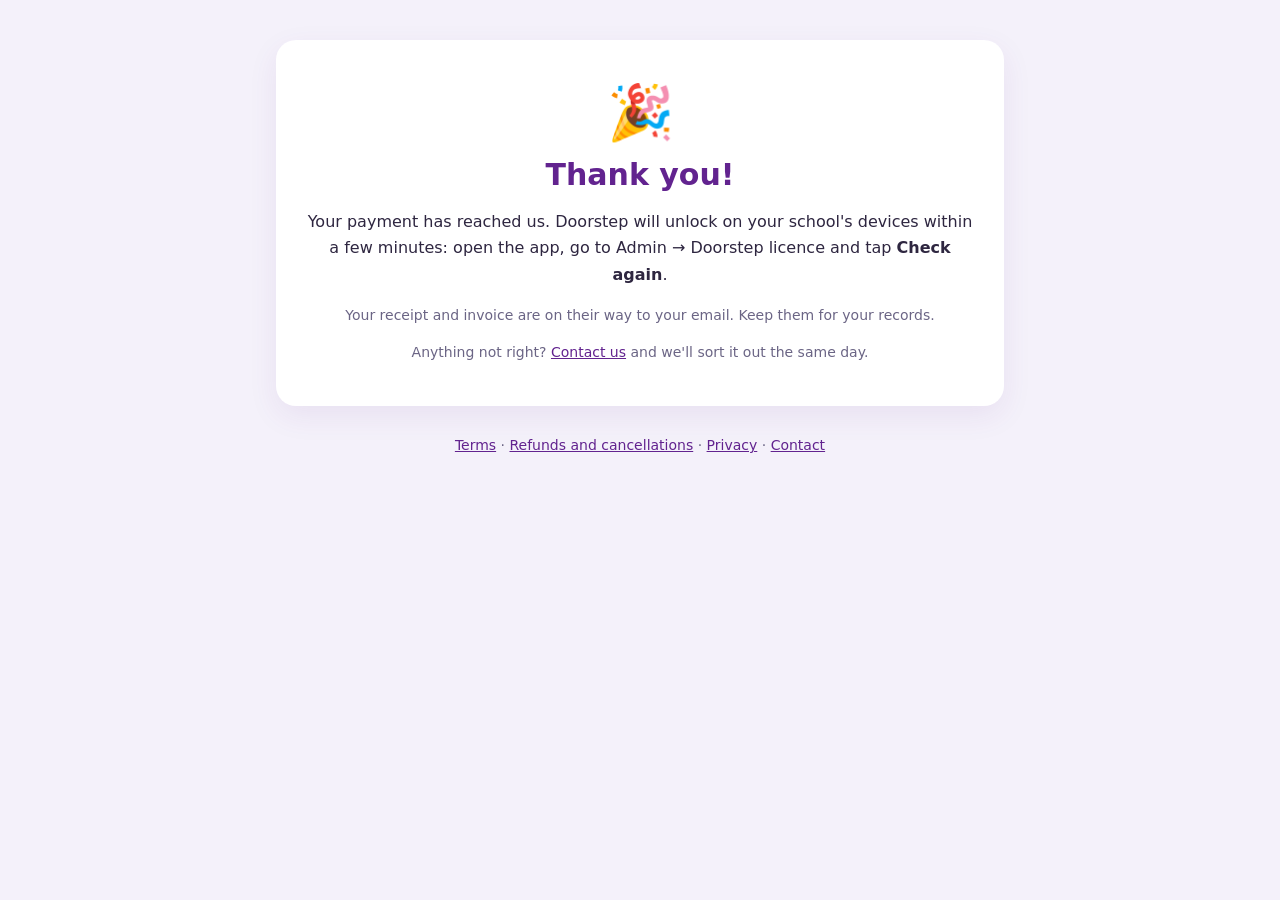
<file: thanks.html>
<!doctype html>
<html lang="en">
<head>
<meta charset="utf-8">
<meta name="viewport" content="width=device-width, initial-scale=1">
<title>Thank you · Doorstep</title>
<link rel="stylesheet" href="site.css">
</head>
<body>
<main>
<div class="card" style="text-align:center">
<div style="font-size:54px">🎉</div>
<h1 id="h">Thank you!</h1>
<p id="msg">Your payment has reached us. Doorstep will unlock on your school's devices within a few minutes:
open the app, go to Admin → Doorstep licence and tap <strong>Check again</strong>.</p>
<p class="muted">Your receipt and invoice are on their way to your email. Keep them for your records.</p>
<p class="muted">Anything not right? <a href="contact.html">Contact us</a> and we'll sort it out the same day.</p>
</div>
<footer><a href="terms.html">Terms</a> · <a href="refunds.html">Refunds and cancellations</a> · <a href="privacy.html">Privacy</a> · <a href="contact.html">Contact</a></footer>
</main>
<script>
// Razorpay sends ?razorpay_payment_link_status=paid (or failed/cancelled) back here.
const s = new URLSearchParams(location.search).get('razorpay_payment_link_status');
if (s && s !== 'paid') {
  document.getElementById('h').textContent = 'The payment didn’t go through';
  document.getElementById('msg').innerHTML = 'You can <a href="buy.html">try again</a>. If money left your account anyway, <a href="contact.html">contact us</a> and we’ll sort it out.';
}
</script>
</body>
</html>
</file>
<file: site.css>
:root { --purple:#62238F; --green:#0EC27A; --ink:#2E2640; --muted:#6B6585; --bg:#F4F1FA; --card:#FFFFFF; --red:#C8325A; }
[hidden] { display:none !important; }
* { box-sizing:border-box; }
body { margin:0; background:var(--bg); color:var(--ink); font:16px/1.65 system-ui,-apple-system,"Segoe UI",Roboto,sans-serif; }
main { max-width:760px; margin:0 auto; padding:40px 16px 64px; }
.card { background:var(--card); border-radius:20px; padding:28px; box-shadow:0 10px 30px rgba(98,35,143,.08); }
h1 { color:var(--purple); font-size:30px; line-height:1.2; margin:0 0 4px; }
h2 { color:var(--purple); font-size:20px; margin:30px 0 8px; }
.muted { color:var(--muted); font-size:14px; }
.key { background:#EEF9F3; border-left:4px solid var(--green); padding:14px 16px; border-radius:10px; margin:20px 0; }
a { color:var(--purple); }
ul { padding-left:22px; }
li { margin:4px 0; }
nav.top { margin-bottom:18px; font-size:15px; }
footer { margin-top:28px; color:var(--muted); font-size:14px; text-align:center; }

/* Buy page */
.plans { display:grid; grid-template-columns:repeat(auto-fit,minmax(220px,1fr)); gap:14px; margin:18px 0; }
.plan { display:block; border:2px solid #E4DDF0; border-radius:16px; padding:16px 18px; cursor:pointer; background:#FCFAFF; }
.plan input { margin-right:8px; accent-color:var(--purple); }
.plan.on { border-color:var(--purple); background:#F6EFFC; }
.plan.off { opacity:.5; cursor:not-allowed; }
.price { font-size:26px; font-weight:800; color:var(--purple); margin:6px 0 2px; }
label.f { display:block; font-weight:600; font-size:14px; margin:14px 0 4px; }
input.t { width:100%; font:inherit; padding:12px 14px; border:1.5px solid #DCD3EA; border-radius:12px; background:#fff; color:var(--ink); }
input.t:focus { outline:none; border-color:var(--purple); }
.agree { display:flex; gap:10px; align-items:flex-start; margin:18px 0; font-size:15px; }
.agree input { margin-top:5px; accent-color:var(--purple); width:18px; height:18px; flex:none; }
button.pay { width:100%; font:inherit; font-weight:700; font-size:18px; color:#fff; background:linear-gradient(135deg,#8A4BC2,#62238F);
  border:0; border-radius:999px; padding:15px; cursor:pointer; }
button.pay:disabled { opacity:.6; cursor:wait; }
.err { color:var(--red); font-weight:600; margin-top:12px; min-height:1.4em; }
.badge { display:inline-block; background:#EEF9F3; color:#0A8A57; font-weight:700; font-size:13px; padding:3px 10px; border-radius:999px; }
</file>
